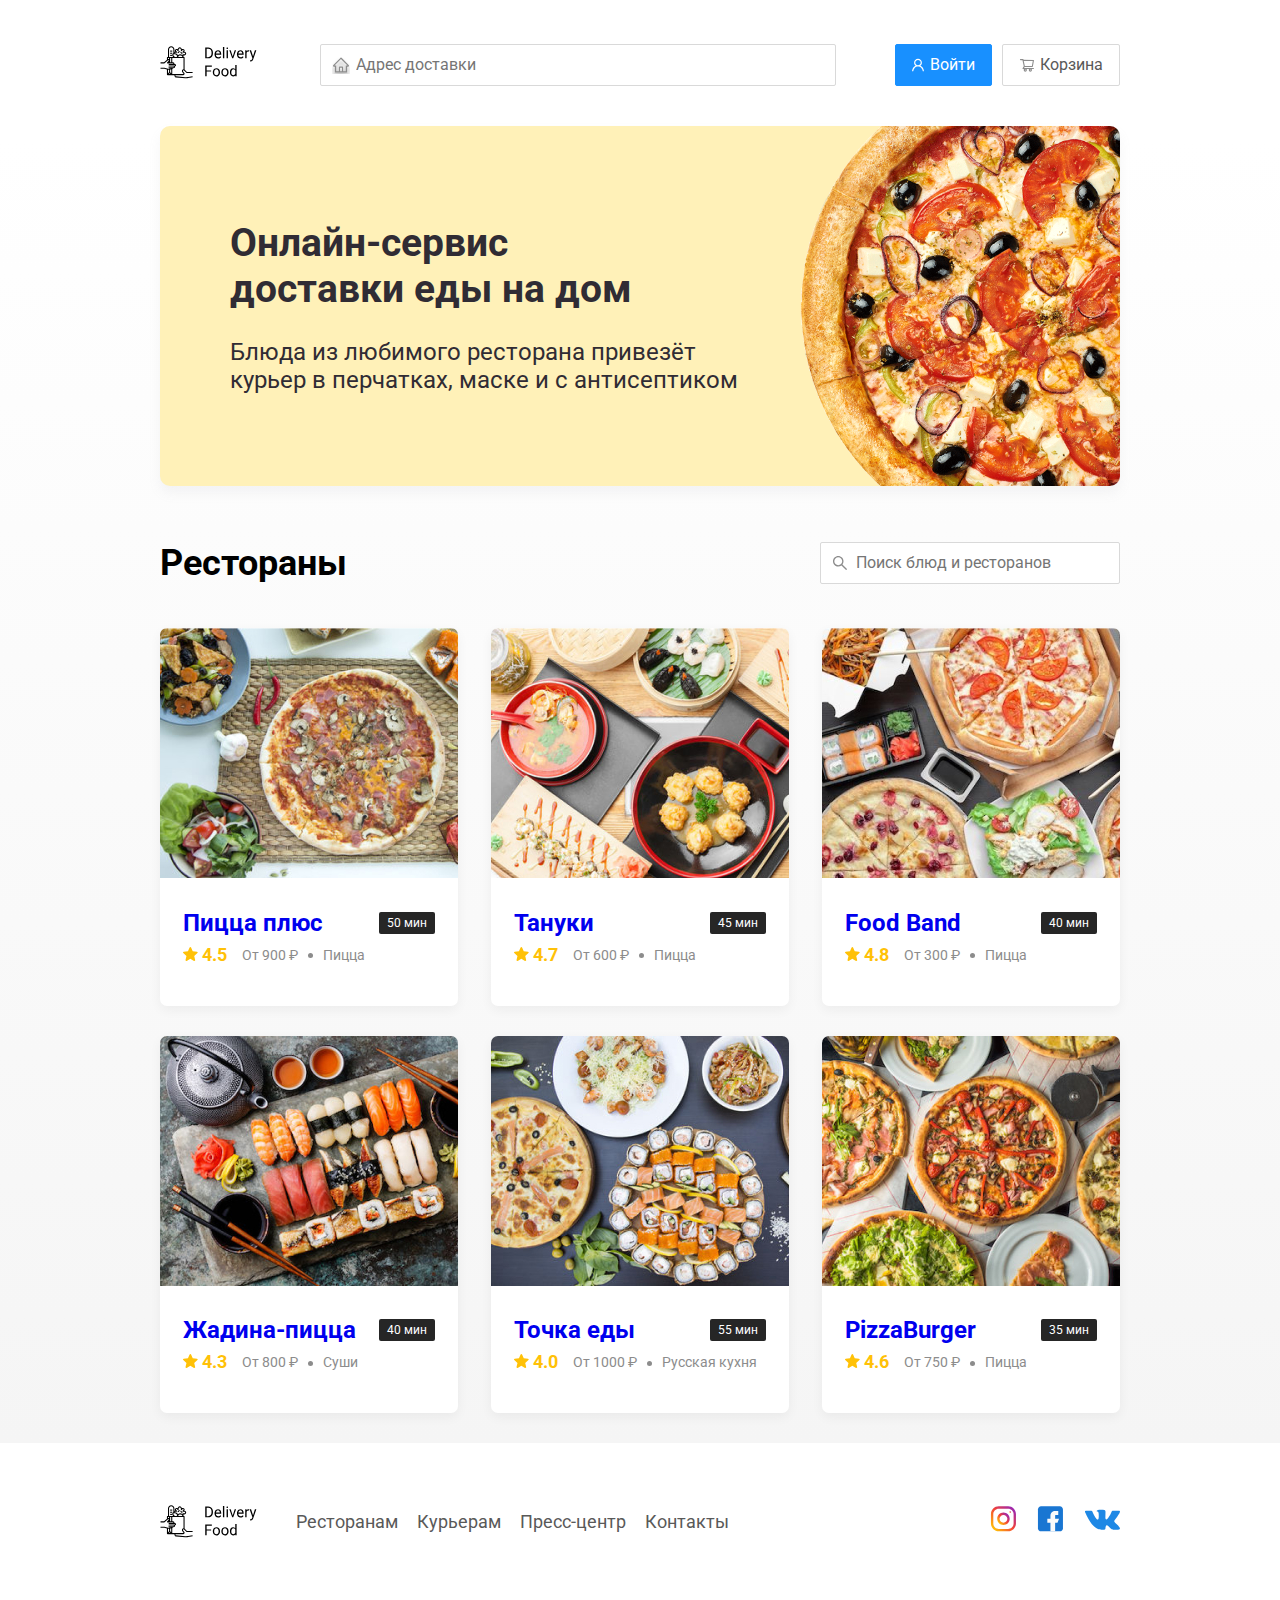
<file: index.html>
<!DOCTYPE html>
<html lang="ru">

<head>
    <meta charset="UTF-8">
    <meta name="viewport" content="width=device-width, initial-scale=1.0">
    <title>Delivery Food - доставка еды на дом</title>
    <link href="https://fonts.googleapis.com/css?family=Roboto:400,700&display=swap&subset=cyrillic" rel="stylesheet">
    <link rel="stylesheet" href="css/normalize.css">
    <link rel="stylesheet" href="css/style.css">
</head>

<body>
    <div class="container">
        <header class="header">
            <a href="index.html" class="logo">
                <img src="img\logo.svg" alt="Logo">
            </a>
            <input type=" " name="" id="" class="input input-address" placeholder="Адрес доставки">
            <div class="buttons">
                <button class="button button-primary">
                    <img src="img/user.svg" alt="User" class="button-icon">
                    <span class="button-text">Войти</span>
                </button>
                <button class="button button-secondary" id="cart-button">
                    <img src="img/shopping-cart.svg" alt="Shopping Cart" class="button-icon">
                    <span class="button-text">Корзина</span>
                </button>
            </div>
        </header>
    </div>
    <!-- /.container -->

    <main class="main">
        <div class="container">
            <section class="promo">
                <h1 class="promo-title">Онлайн-сервис <br> доставки еды на дом</h1>
                <p class="promo-text">
                    Блюда из любимого ресторана привезёт курьер в перчатках, маске и с антисептиком
                </p>
            </section>
            <section class="restaurants">
                <div class="section-heading">
                    <h2 class="section-title">Рестораны</h2>
                    <input type="text" class="input input-search" placeholder="Поиск блюд и ресторанов">
                </div>
                <div class="cards">

                    <a href="restaurant.html" class="card">
                        <img src="img/image01.jpg" alt="image" class="card-image">
                        <div class="card-text">
                            <div class="card-heading">
                                <h3 class="card-title">Пицца плюс</h3>
                                <span class="tag card-tag">50 мин</span>
                            </div>
                            <!-- /.card-heading -->
                            <div class="card-info">
                                <div class="rating">
                                    <img src="img/rating.svg" alt="Rating" class="rating-star"> 4.5
                                </div>
                                <div class="price">От 900 ₽</div>
                                <div class="category">Пицца</div>
                            </div>
                            <!-- /.card-info -->
                        </div>
                        <!-- /.card-text -->
                    </a>
                    <!-- /.card -->

                    <a href="restaurant.html" class="card">
                        <img src="img/image02.jpg" alt="image" class="card-image">
                        <div class="card-text">
                            <div class="card-heading">
                                <h3 class="card-title">Тануки</h3>
                                <span class="tag card-tag">45 мин</span>
                            </div>
                            <!-- /.card-heading -->
                            <div class="card-info">
                                <div class="rating">
                                    <img src="img/rating.svg" alt="Rating" class="rating-star"> 4.7
                                </div>
                                <div class="price">От 600 ₽</div>
                                <div class="category">Пицца</div>
                            </div>
                            <!-- /.card-info -->
                        </div>
                        <!-- /.card-text -->
                    </a>
                    <!-- /.card -->

                    <a href="restaurant.html" class="card">
                        <img src="img/image03.jpg" alt="image" class="card-image">
                        <div class="card-text">
                            <div class="card-heading">
                                <h3 class="card-title">Food Band</h3>
                                <span class="tag card-tag">40 мин</span>
                            </div>
                            <!-- /.card-heading -->
                            <div class="card-info">
                                <div class="rating">
                                    <img src="img/rating.svg" alt="Rating" class="rating-star"> 4.8
                                </div>
                                <div class="price">От 300 ₽</div>
                                <div class="category">Пицца</div>
                            </div>
                            <!-- /.card-info -->
                        </div>
                        <!-- /.card-text -->
                    </a>
                    <!-- /.card -->

                    <a href="restaurant.html" class="card">
                        <img src="img/image04.jpg" alt="image" class="card-image">
                        <div class="card-text">
                            <div class="card-heading">
                                <h3 class="card-title">Жадина-пицца</h3>
                                <span class="tag card-tag">40 мин</span>
                            </div>
                            <!-- /.card-heading -->
                            <div class="card-info">
                                <div class="rating">
                                    <img src="img/rating.svg" alt="Rating" class="rating-star"> 4.3
                                </div>
                                <div class="price">От 800 ₽</div>
                                <div class="category">Суши</div>
                            </div>
                            <!-- /.card-info -->
                        </div>
                        <!-- /.card-text -->
                    </a>
                    <!-- /.card -->

                    <a href="restaurant.html" class="card">
                        <img src="img/image05.jpg" alt="image" class="card-image">
                        <div class="card-text">
                            <div class="card-heading">
                                <h3 class="card-title">Точка еды</h3>
                                <span class="tag card-tag">55 мин</span>
                            </div>
                            <!-- /.card-heading -->
                            <div class="card-info">
                                <div class="rating">
                                    <img src="img/rating.svg" alt="Rating" class="rating-star"> 4.0
                                </div>
                                <div class="price">От 1000 ₽</div>
                                <div class="category">Русская кухня</div>
                            </div>
                            <!-- /.card-info -->
                        </div>
                        <!-- /.card-text -->
                    </a>
                    <!-- /.card -->

                    <a href="restaurant.html" class="card">
                        <img src="img/image06.jpg" alt="image" class="card-image">
                        <div class="card-text">
                            <div class="card-heading">
                                <h3 class="card-title">PizzaBurger</h3>
                                <span class="tag card-tag">35 мин</span>
                            </div>
                            <!-- /.card-heading -->
                            <div class="card-info">
                                <div class="rating">
                                    <img src="img/rating.svg" alt="Rating" class="rating-star"> 4.6
                                </div>
                                <div class="price">От 750 ₽</div>
                                <div class="category">Пицца</div>
                            </div>
                            <!-- /.card-info -->
                        </div>
                        <!-- /.card-text -->
                    </a>
                    <!-- /.card -->

                </div>
                <!-- /.cards -->
            </section>
        </div>
    </main>

    <footer class="footer">
        <div class="container">
            <div class="footer-block">
                <img src="img/logo.svg" alt="Logo" class="logo footer-logo">
                <nav class="footer-nav">
                    <a href="#" class="footer-link">Ресторанам</a>
                    <a href="#" class="footer-link">Курьерам</a>
                    <a href="#" class="footer-link">Пресс-центр</a>
                    <a href="#" class="footer-link">Контакты</a>
                </nav>
                <div class="social-links">
                    <a href="#" class="social-link"><img src="img/instagram.svg" alt="Instagram"></a>
                    <a href="#" class="social-link"><img src="img/fb.svg" alt="Facebook"></a>
                    <a href="#" class="social-link"><img src="img/vk.svg" alt="VKontakte"></a>
                </div>
            </div>
            <!-- /.footer-block -->
        </div>
    </footer>

    <div class="modal">
        <div class="modal-dialog">
            <div class="modal-header">
                <h3 class="modal-title">Корзина</h3>
                <button class="close">&times;</button>
            </div>
            <!-- /.modal-header -->

            <div class="modal-body">
                <div class="food-row">
                    <span class="food-name">Ролл угорь стандарт</span>
                    <strong class="food-price">250 ₽</strong>
                    <div class="food-counter">
                        <button class="counter-button">-</button>
                        <span class="counter">1</span>
                        <button class="counter-button">+</button>
                    </div>
                </div>

                <div class="food-row">
                    <span class="food-name">Ролл угорь стандарт</span>
                    <strong class="food-price">250 ₽</strong>
                    <div class="food-counter">
                        <button class="counter-button">-</button>
                        <span class="counter">1</span>
                        <button class="counter-button">+</button>
                    </div>
                </div>
                <div class="food-row">
                    <span class="food-name">Ролл угорь стандарт</span>
                    <strong class="food-price">250 ₽</strong>
                    <div class="food-counter">
                        <button class="counter-button">-</button>
                        <span class="counter">1</span>
                        <button class="counter-button">+</button>
                    </div>
                </div>
                <div class="food-row">
                    <span class="food-name">Ролл угорь стандарт</span>
                    <strong class="food-price">250 ₽</strong>
                    <div class="food-counter">
                        <button class="counter-button">-</button>
                        <span class="counter">1</span>
                        <button class="counter-button">+</button>
                    </div>
                </div>

            </div>
            <!-- /.modal-body -->

            <div class="modal-footer">
                <span class="modal-pricetag">1250 ₽</span>
                <div class="footer-buttons">
                    <button class="button button-primary">Оформить заказ</button>
                    <button class="button" id="cancel">Отмена</button>
                </div>
            </div>

        </div>
        <!-- /.modal-dialog -->
    </div>

    <script src="js/wow.min.js"></script>
    <script src="js/main.js"></script>
</body>

</html>
</file>
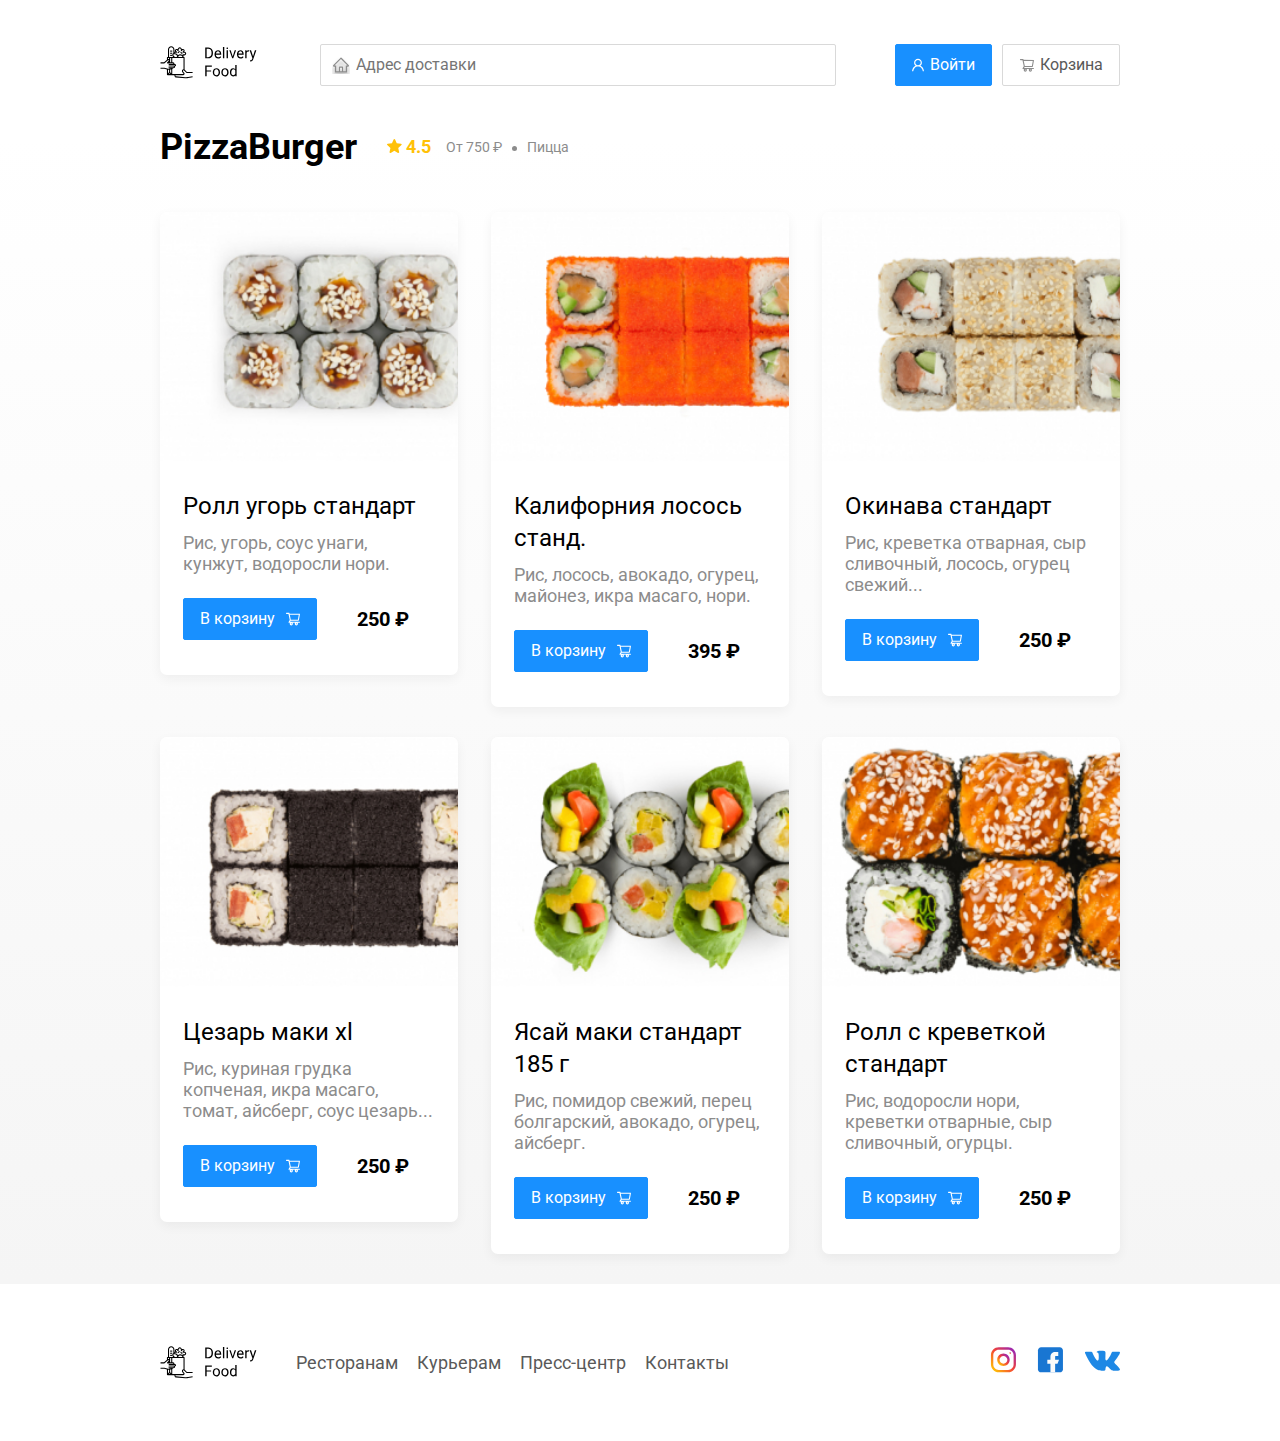
<file: restaurant.html>
<!DOCTYPE html>
<html lang="ru">

<head>
    <meta charset="UTF-8">
    <meta name="viewport" content="width=device-width, initial-scale=1.0">
    <title>PizzaBurger - доставка еды на дом</title>
    <link href="https://fonts.googleapis.com/css?family=Roboto:400,700&display=swap&subset=cyrillic" rel="stylesheet">
    <link rel="stylesheet" href="css/normalize.css">
    <link rel="stylesheet" href="css/animate.css">
    <link rel="stylesheet" href="css/style.css">
</head>

<body>
    <div class="container">
        <header class="header">
            <a href="index.html" class="logo">
                <img src="img\logo.svg" alt="Logo">
            </a>
            <input type=" " name="" id="" class="input input-address" placeholder="Адрес доставки">
            <div class="buttons">
                <button class="button button-primary">
                    <img src="img/user.svg" alt="User" class="button-icon">
                    <span class="button-text">Войти</span>
                </button>
                <button class="button button" id="cart-button">
                    <img src="img/shopping-cart.svg" alt="Shopping Cart" class="button-icon">
                    <span class="button-text">Корзина</span>
                </button>
            </div>
        </header>
    </div>
    <!-- /.container -->

    <main class="main">
        <div class="container">
            <section class="restaurants">
                <div class="section-heading">
                    <h2 class="section-title">PizzaBurger</h2>
                    <div class="card-info">
                        <div class="rating">
                            <img src="img/rating.svg" alt="Rating" class="rating-star"> 4.5
                        </div>
                        <div class="price">От 750 ₽</div>
                        <div class="category">Пицца</div>
                    </div>
                    <!-- /.card-info -->
                </div>
                <div class="cards">

                    <div class="card wow fadeInUp" data-wow-delay="0.2s">
                        <img src="img/dish01.jpg" alt="image" class="card-image">
                        <div class="card-text">
                            <div class="card-heading">
                                <h3 class="card-title card-title-reg">Ролл угорь стандарт</h3>
                            </div>
                            <!-- /.card-heading -->
                            <div class="card-info">
                                <div class="ingredients">Рис, угорь, соус унаги, кунжут, водоросли нори.</div>
                            </div>
                            <!-- /.card-info -->
                            <div class="card-buttons">
                                <button class="button button-primary">
                                    <span class="button-card-text">В корзину</span>
                                    <img
                                        src="img/shopping-cart-white.svg"
                                        alt="Shopping Cart"
                                        class="button-card-image"
                                    >
                                </button>
                                <strong class="card-price-bold">250 ₽</strong>
                            </div>
                        </div>
                        <!-- /.card-text -->
                    </div>
                    <!-- /.card -->

                    <div class="card wow fadeInUp" data-wow-delay="0.4s">
                        <img src="img/dish02.jpg" alt="image" class="card-image">
                        <div class="card-text">
                            <div class="card-heading">
                                <h3 class="card-title card-title-reg">Калифорния лосось станд.</h3>
                            </div>
                            <!-- /.card-heading -->
                            <div class="card-info">
                                <div class="ingredients">Рис, лосось, авокадо, огурец, майонез, икра масаго, нори.</div>
                            </div>
                            <!-- /.card-info -->
                            <div class="card-buttons">
                                <button class="button button-primary">
                                    <span class="button-card-text">В корзину</span>
                                    <img
                                        src="img/shopping-cart-white.svg"
                                        alt="Shopping Cart"
                                        class="button-card-image"
                                    >
                                </button>
                                <strong class="card-price-bold">395 ₽</strong>
                            </div>
                        </div>
                        <!-- /.card-text -->
                    </div>
                    <!-- /.card -->

                    <div class="card wow fadeInUp" data-wow-delay="0.6s">
                        <img src="img/dish03.jpg" alt="image" class="card-image">
                        <div class="card-text">
                            <div class="card-heading">
                                <h3 class="card-title card-title-reg">Окинава стандарт</h3>
                            </div>
                            <!-- /.card-heading -->
                            <div class="card-info">
                                <div class="ingredients">Рис, креветка отварная, сыр сливочный, лосось, огурец свежий...</div>
                            </div>
                            <!-- /.card-info -->
                            <div class="card-buttons">
                                <button class="button button-primary">
                                    <span class="button-card-text">В корзину</span>
                                    <img
                                        src="img/shopping-cart-white.svg"
                                        alt="Shopping Cart"
                                        class="button-card-image"
                                    >
                                </button>
                                <strong class="card-price-bold">250 ₽</strong>
                            </div>
                        </div>
                        <!-- /.card-text -->
                    </div>
                    <!-- /.card -->

                    <div class="card wow fadeInUp" data-wow-delay="0.2s">
                        <img src="img/dish04.jpg" alt="image" class="card-image">
                        <div class="card-text">
                            <div class="card-heading">
                                <h3 class="card-title card-title-reg">Цезарь маки хl</h3>
                            </div>
                            <!-- /.card-heading -->
                            <div class="card-info">
                                <div class="ingredients">Рис, куриная грудка копченая, икра масаго, томат, айсберг, соус цезарь...</div>
                            </div>
                            <!-- /.card-info -->
                            <div class="card-buttons">
                                <button class="button button-primary">
                                    <span class="button-card-text">В корзину</span>
                                    <img
                                        src="img/shopping-cart-white.svg"
                                        alt="Shopping Cart"
                                        class="button-card-image"
                                    >
                                </button>
                                <strong class="card-price-bold">250 ₽</strong>
                            </div>
                        </div>
                        <!-- /.card-text -->
                    </div>
                    <!-- /.card -->

                    <div class="card wow fadeInUp" data-wow-delay="0.4s">
                        <img src="img/dish05.jpg" alt="image" class="card-image">
                        <div class="card-text">
                            <div class="card-heading">
                                <h3 class="card-title card-title-reg">Ясай маки стандарт 185 г</h3>
                            </div>
                            <!-- /.card-heading -->
                            <div class="card-info">
                                <div class="ingredients">Рис, помидор свежий, перец болгарский, авокадо, огурец, айсберг.</div>
                            </div>
                            <!-- /.card-info -->
                            <div class="card-buttons">
                                <button class="button button-primary">
                                    <span class="button-card-text">В корзину</span>
                                    <img
                                        src="img/shopping-cart-white.svg"
                                        alt="Shopping Cart"
                                        class="button-card-image"
                                    >
                                </button>
                                <strong class="card-price-bold">250 ₽</strong>
                            </div>
                        </div>
                        <!-- /.card-text -->
                    </div>
                    <!-- /.card -->

                    <div class="card wow fadeInUp" data-wow-delay="0.6s">
                        <img src="img/dish06.jpg" alt="image" class="card-image">
                        <div class="card-text">
                            <div class="card-heading">
                                <h3 class="card-title card-title-reg">Ролл с креветкой стандарт</h3>
                            </div>
                            <!-- /.card-heading -->
                            <div class="card-info">
                                <div class="ingredients">Рис, водоросли нори, креветки отварные, сыр сливочный, огурцы.</div>
                            </div>
                            <!-- /.card-info -->
                            <div class="card-buttons">
                                <button class="button button-primary">
                                    <span class="button-card-text">В корзину</span>
                                    <img
                                        src="img/shopping-cart-white.svg"
                                        alt="Shopping Cart"
                                        class="button-card-image"
                                    >
                                </button>
                                <strong class="card-price-bold">250 ₽</strong>
                            </div>
                        </div>
                        <!-- /.card-text -->
                    </div>
                    <!-- /.card -->

                </div>
                <!-- /.cards -->
            </section>
        </div>
    </main>

    <footer class="footer">
        <div class="container">
            <div class="footer-block">
                <img src="img/logo.svg" alt="Logo" class="logo footer-logo">
                <nav class="footer-nav">
                    <a href="#" class="footer-link">Ресторанам</a>
                    <a href="#" class="footer-link">Курьерам</a>
                    <a href="#" class="footer-link">Пресс-центр</a>
                    <a href="#" class="footer-link">Контакты</a>
                </nav>
                <div class="social-links">
                    <a href="#" class="social-link"><img src="img/instagram.svg" alt="Instagram"></a>
                    <a href="#" class="social-link"><img src="img/fb.svg" alt="Facebook"></a>
                    <a href="#" class="social-link"><img src="img/vk.svg" alt="VKontakte"></a>
                </div>
            </div>
            <!-- /.footer-block -->
        </div>
    </footer>

    <div class="modal">
        <div class="modal-dialog">
            <div class="modal-header">
                <h3 class="modal-title">Корзина</h3>
                <button class="close">&times;</button>
            </div>
            <!-- /.modal-header -->

            <div class="modal-body">
                <div class="food-row">
                    <span class="food-name">Ролл угорь стандарт</span>
                    <strong class="food-price">250 ₽</strong>
                    <div class="food-counter">
                        <button class="counter-button">-</button>
                        <span class="counter">1</span>
                        <button class="counter-button">+</button>
                    </div>
                </div>

                <div class="food-row">
                    <span class="food-name">Ролл угорь стандарт</span>
                    <strong class="food-price">250 ₽</strong>
                    <div class="food-counter">
                        <button class="counter-button">-</button>
                        <span class="counter">1</span>
                        <button class="counter-button">+</button>
                    </div>
                </div>
                <div class="food-row">
                    <span class="food-name">Ролл угорь стандарт</span>
                    <strong class="food-price">250 ₽</strong>
                    <div class="food-counter">
                        <button class="counter-button">-</button>
                        <span class="counter">1</span>
                        <button class="counter-button">+</button>
                    </div>
                </div>
                <div class="food-row">
                    <span class="food-name">Ролл угорь стандарт</span>
                    <strong class="food-price">250 ₽</strong>
                    <div class="food-counter">
                        <button class="counter-button">-</button>
                        <span class="counter">1</span>
                        <button class="counter-button">+</button>
                    </div>
                </div>

            </div>
            <!-- /.modal-body -->

            <div class="modal-footer">
                <span class="modal-pricetag">1250 ₽</span>
                <div class="footer-buttons">
                    <button class="button button-primary">Оформить заказ</button>
                    <button class="button" id="cancel">Отмена</button>
                </div>
            </div>

        </div>
        <!-- /.modal-dialog -->
    </div>
    <script src="js/wow.min.js"></script>
    <script src="js/main.js"></script>
</body>

</html>
</file>
<file: css/style.css>
* {
    box-sizing: border-box;
}

body {
    font-family: 'Roboto', sans-serif;
    padding-top: 44px;
}

.container {
    max-width: 1200px;
    margin: auto;
}

.header {
    display: flex;
    align-items: center;
    justify-content: space-between;
    margin-bottom: 40px;
}

.input {
    background: #fff;
    border: 1px solid #D9D9D9;
    border-radius: 2px;
    font-size: 16px;
    line-height: 24px;
    padding: 8px;
    padding-left: 35px;
    background-repeat: no-repeat;
    background-position: left 11px center;
}

.input-address {
    flex: 0.8;
    background-image: url(../img/home.svg);
}

.input-search {
    width: 300px;
    background-image: url(../img/search.svg);
    margin-left: auto;
}

.button {
    display: flex;
    align-items: center;
    padding: 8px 16px;
    background: #FFFFFF;
    border: 1px solid #D9D9D9;
    box-shadow: 0px 0px 2px rgba(0, 0, 0, 0.0015);
    border-radius: 2px;
    color: #595959;
    font-size: 16px;
    line-height: 24px;
}

.buttons {
    display: flex;
    align-items: center;
}

.button-primary {
    background: #1890FF;
    border: 1px solid #1890FF;
    color: #fff;
    margin-right: 10px;
}

.button-icon {
    margin-right: 6px;
}

.button-card-text {
    margin-right: 10px;
}

.promo {
    box-shadow: 0px 7px 12px rgba(158, 158, 163, 0.1);
    background: #FFF1B8 url(../img/promo-image.jpeg) no-repeat top -100px right -247px / 924px;
    border-radius: 10px;
    padding: 68px 70px;
    margin-bottom: 56px;
}

.promo-title {
    font-style: normal;
    font-weight: bold;
    font-size: 39px;
    line-height: 46px;
    color: #302C34;
}

.promo-text {
    max-width: 538px;
    font-style: normal;
    font-weight: normal;
    font-size: 24px;
    line-height: 28px;
    color: #302C34;
}

.main {
    background: linear-gradient(180deg, rgba(245, 245, 245, 0) 1.04%, #F5F5F5 100%);
}

.section-heading {
    display: flex;
    align-items: center;
    /*    justify-content: space-between;*/
    margin-bottom: 44px;
}

.section-title {
    margin: 0;
    font-style: normal;
    font-weight: bold;
    font-size: 36px;
    line-height: 42px;
    color: #000000;
    margin-right: 30px;
}

.cards {
    display: flex;
    flex-wrap: wrap;
    align-items: flex-start;
    justify-content: space-between;
}

.card {
    background: #fff;
    box-shadow: 0px 4px 12px rgba(0, 0, 0, 0.05);
    border-radius: 7px;
    overflow: hidden;
    margin-bottom: 30px;
    flex-basis: 31%;
    text-decoration: none;
}

.card-image {
    width: 384px;
    height: 250px;
    object-fit: cover;
}

.card-text {
    padding: 24px 23px 35px;
}

.card-heading {
    display: flex;
    align-items: center;
    justify-content: space-between;
}

.card-title {
    margin: 0;
    font-style: normal;
    font-weight: bold;
    font-size: 24px;
    line-height: 32px;
}

.card-title-reg {
    font-weight: normal;
}

.card-tag {
    font-style: normal;
    font-weight: normal;
    font-size: 12px;
    line-height: 20px;
    color: #fff;
    background: #262626;
    border-radius: 2px;
    padding: 1px 8px;
}

.card-info {
    display: flex;
    align-items: center;
    flex-wrap: wrap;
}

.card-buttons {
    display: flex;
    align-items: center;
    margin-top: 24px;
}

.card-price-bold {
    font-weight: bold;
    font-size: 20px;
    line-height: 32px;
    margin-left: 30px;
}

.rating {
    margin-right: 26px;
    font-weight: bold;
    font-size: 18px;
    line-height: 32px;
    color: #FFC107;
}

.price,
.category {
    font-size: 18px;
    line-height: 32px;
    color: #8C8C8C;
}

.price {
    margin-right: 10px;
}

.ingredients {
    font-size: 18px;
    line-height: 21px;
    color: #8C8C8C;
    margin-top: 10px;
}

.category {
    text-overflow: ellipsis;
    overflow: hidden;
    white-space: nowrap;
    max-width: 150px;
}

.price:after {
    content: '';
    width: 5px;
    height: 5px;
    background-color: #8c8c8c;
    display: inline-block;
    vertical-align: middle;
    border-radius: 50%;
    margin-left: 10px;
}

.footer {
    padding: 60px 0;
}

.footer-block {
    display: flex;
    align-items: center;
    justify-content: space-between;
}

.footer-nav {
    margin-left: 35px;
    margin-right: auto;
}

.footer-link {
    display: inline-block;
    color: #595959;
    font-style: normal;
    font-weight: normal;
    font-size: 18px;
    line-height: 21px;
    text-decoration: none;
}

.footer-link:not(:last-child) {
    margin-right: 15px;
}

.social-links {
    display: flex;
    align-items: center;
}

.social-link:not(:last-child) {
    margin-right: 21px;
}

.modal {
    position: fixed;
    left: 0;
    top: 0;
    width: 100%;
    height: 100%;
    background: rgba(0, 0, 0, 0.4);
    display: none;
}

.is-open {
    display: flex;
}

.modal-dialog {
    max-width: 780px;
    width: 95%;
    /*min-height: 552px;*/
    background: #fff;
    border-radius: 5px;
    margin: auto;
    padding: 40px 45px;
}

.modal-header {
    display: flex;
    align-items: center;
    justify-content: space-between;
    margin-bottom: 45px;
}

.modal-title {
    margin: 0;
    font-weight: bold;
    font-size: 36px;
    line-height: 42px;
}

.modal-body {
    margin-bottom: 52px;
}

.close {
    font-size: 36px;
    border: none;
    background-color: transparent;
}

.food-row {
    display: flex;
    align-items: flex-start;
    justify-content: space-between;
    padding-bottom: 8px;
    border-bottom: 1px solid #d9d9d9;
    margin-bottom: 15px;
}

.food-name {
    font-weight: normal;
    font-size: 18px;
    line-height: 32px;
}

.food-price {
    font-weight: bold;
    font-size: 20px;
    line-height: 32px;
    margin-left: auto;
    margin-right: 47px;
}

.food-counter {
    display: flex;
    align-items: center;
}

.counter-button {
    display: flex;
    align-items: center;
    justify-content: center;
    width: 39px;
    height: 32px;
    background: #fff;
    border: 1px solid #40a9ff;
    box-sizing: border-box;
    border-radius: 2px;
    font-weight: normal;
    font-size: 14px;
    line-height: 22px;
    color: #40a9ff;
}

.counter {
    font-size: 16px;
    line-height: 24px;
    margin-left: 10px;
    margin-right: 10px;
}

.modal-footer {
    display: flex;
    align-items: center;
    justify-content: space-between;
}

.footer-buttons {
    display: flex;
    align-items: center;
}

.modal-pricetag {
    background: #262626;
    border-radius: 5px;
    color: #fff;
    padding: 15px 20px;
}

@media (max-width: 1366px) {
    .container {
        max-width: 960px;
    }
    .promo {
        background-size: 750px;
        background-position: center right -300px;
    }
    .rating {
        margin-right: 15px;
    }
    .category,
    .price {
        font-size: 14px;
    }
}

@media (max-width: 992px) {
    .container {
        max-width: 750px;
    }
    .promo {
        padding: 50px;
        background-size: 500px;
        background-position: center right -200px;
    }
    .promo-text {
        font-size: 18px;
        max-width: 400px;
    }
    .card {
        flex-basis: 49%;
    }
    .footer-link {
        font-size: 16px;
    }
}

@media (max-width: 768px) {
    .container {
        max-width: 560px;
    }
    .promo {
        background-size: 400px;
        background-position: bottom 50px right -200px;
    }
    .promo-title {
        font-size: 24px;
        line-height: 1.4;
    }
    .promo-text {
        margin-top: 0;
    }
    .card-info {
        flex-wrap: wrap;
    }
    .card .rating {
        flex-basis: 100%;
    }
    .card-title {
        font-size: 18px;
    }
}

@media (max-width: 578px) {
    .container {
        width: 90%;
    }
    .header {
        flex-wrap: wrap;
    }
    .input-address {
        margin-top: 15px;
        order: 5;
        flex: 1;
    }
    .promo {
        background-image: none;
    }
    .promo-title {
        margin-bottom: 10px;
    }
    .section-title {
        font-size: 20px;
    }
    .card {
        flex-basis: 100%;
    }
    .card-image {
        width: 100%;
    }
    .footer {
        padding: 30px;
    }
    .footer-block {
        align-items: flex-start;
    }
    .footer-nav {
        display: flex;
        flex-direction: column;
        margin-left: 0;
        margin-right: 0;
        order: 0;
    }
    .footer-logo {
        margin-right: 15px;
        order: 1;
    }
    .social-links {
        order: 2;
    }
}

@media (max-width: 480px) {
    .button-text {
        display: none;
    }
    .button {
        min-height: ;
    }
    .button-icon {
        margin: 0;
    }
    .promo {
        padding: 20px;
    }
    .section-heading {
        flex-wrap: wrap;
    }
    .footer-block {
        flex-wrap: wrap;
        flex-direction: column;
        align-items: center;
    }
    .footer-logo {
        order: 0;
        margin-bottom: 20px;
    }
    .footer-nav {
        margin-bottom: 20px;
        text-align: center;
    }
    .footer-link:not(:last-child) {
        margin-right: 0;
    }
}
</file>
